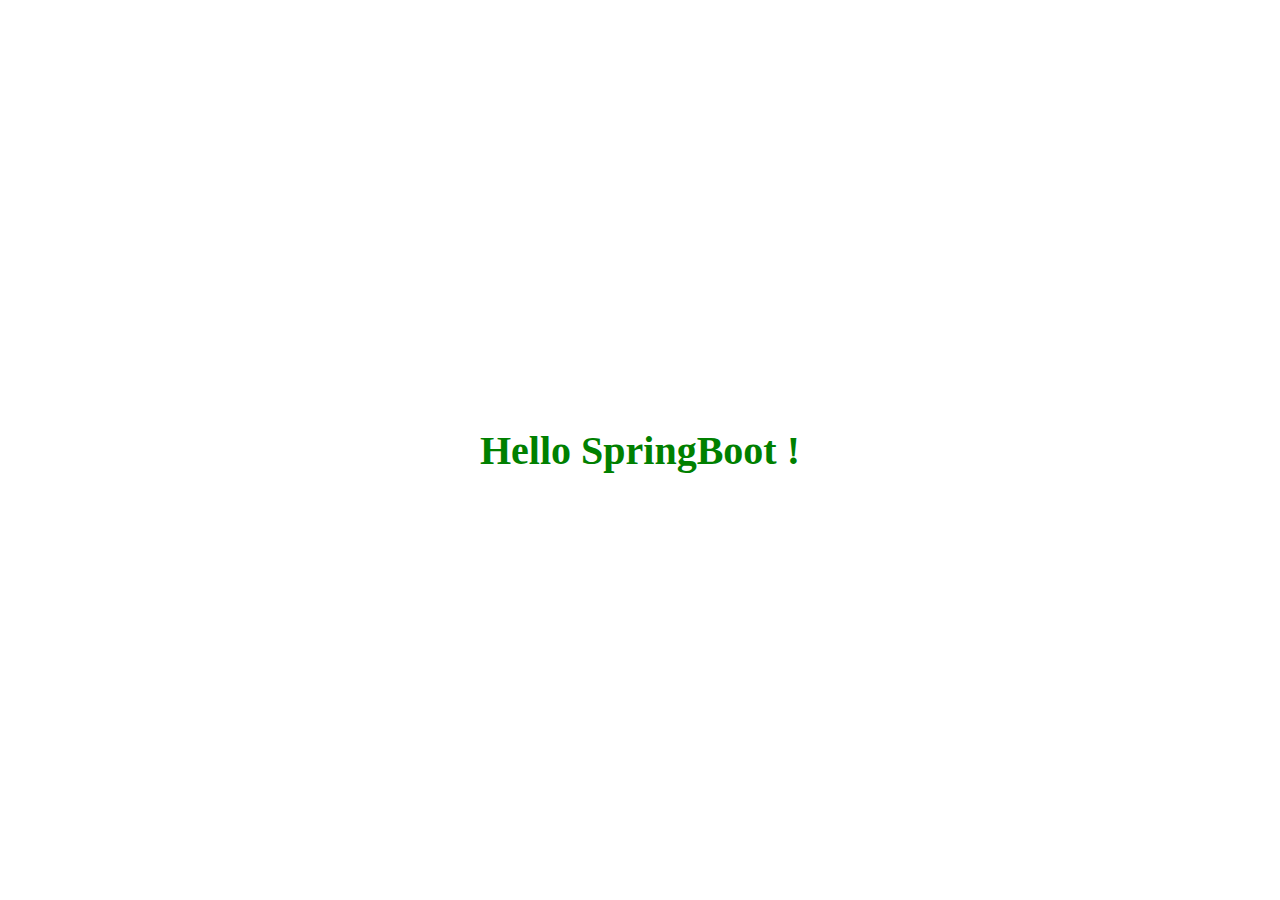
<file: src/main/resources/templates/index.html>
<html style="height: 100%">
<head>
    <title>Getting Started: Serving Web Content</title>
    <meta http-equiv="Content-Type" content="text/html; charset=UTF-8" />
</head>
<body style="height: 100%;display: flex;justify-content: center;align-items: center;margin: 0">
<h1 style="font-size: 40px; color: green">Hello SpringBoot !</h1>
</body>
</html>
</file>
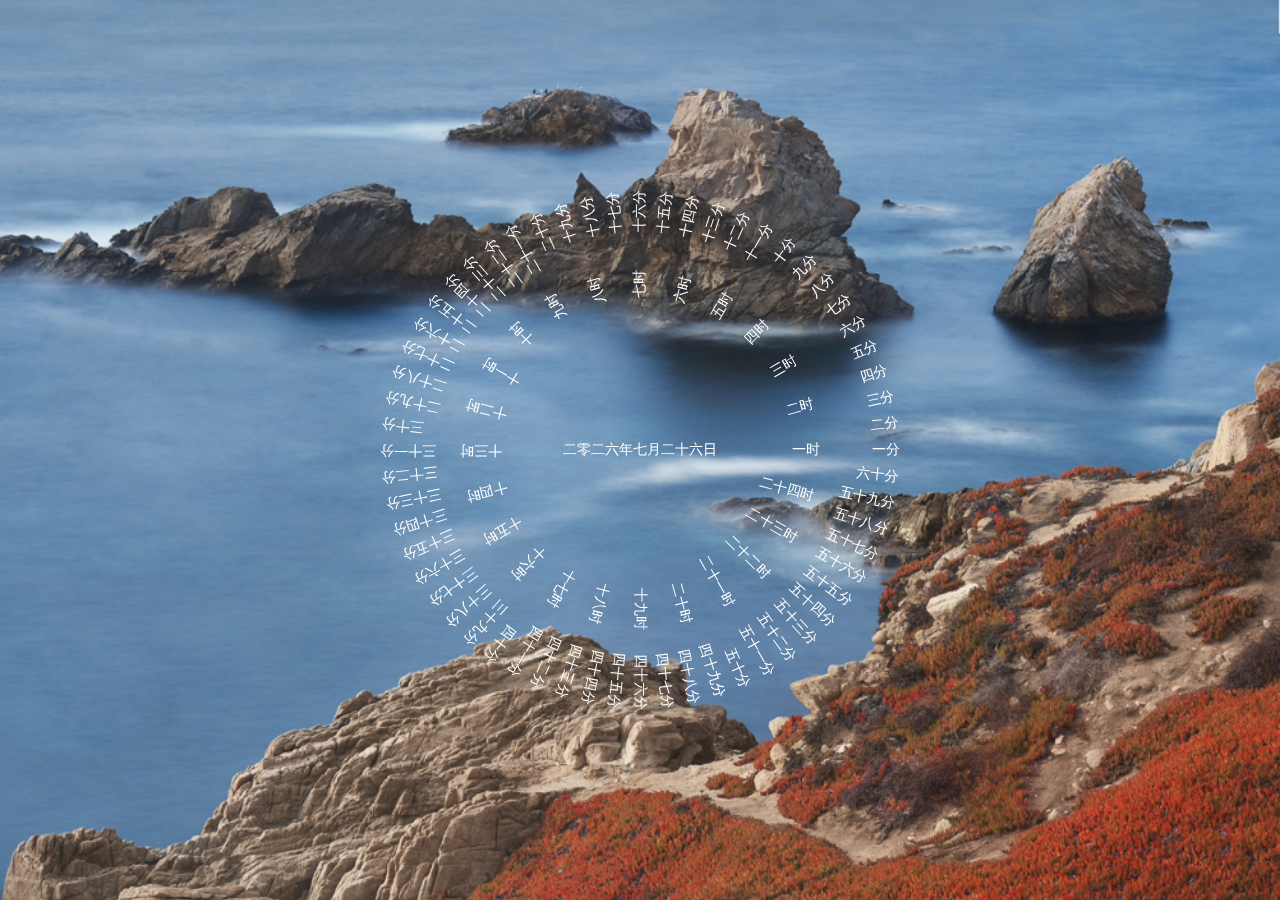
<file: demo-boot-core/src/main/resources/templates/time.html>
<!DOCTYPE html>
<html lang="en">
<head>
    <meta charset="UTF-8">
    <title>Time</title>
    <link rel="stylesheet" href="../static/css/clock.css">
</head>
<body>
    <ul class="clock" id="helang-clock">
        <hr>
    </ul>
<script type="text/javascript" src="../static/js/jquery.js"></script>
<script type="text/javascript" src="../static/js/clock.js"></script>
<script type="text/javascript">
    $("#helang-clock").clock();
</script>
</body>
</html>
</file>
<file: demo-boot-core/src/main/resources/static/css/clock.css>
body{

    font-size: 14px;
    font-family: 'Microsoft YaHei', 'Times New Roman', Times, serif;
    background: url(../images/img.jpg) no-repeat;
    padding: 0;
    margin: 0;
    background-size: cover;
    -webkit-background-size: cover;
    -moz-background-size: cover;
}

/*表盘*/
.clock{

    color: #ffffff;
    list-style: none;
    margin: auto;
    padding: 0;
    width: 700px;
    height: 700px;
    position: fixed;
    top: 0;
    right: 0;
    bottom: 0;
    left: 0;
    line-height: 20px;

    user-select: none;

}

.clock .date{

    position: absolute;
    z-index: 1;
    width: 100%;
    height: 20px;
    text-align: center;
    top: 340px;
    left: 0;
}
.clock .hour{

    position: absolute;
    z-index: 3;
    width: 360px;
    height: 20px;
    top: 340px;
    left: 170px;
    transition: transform 0.3s ease-in-out 0s;
    transform:rotate(0deg);
}
.clock .hour>div{

    position: absolute;
    width: 100%;
    right: 0;
    top: 0;
    transition: transform 1s ease-in-out 0s;
    transform:rotate(0deg);
}
.clock .hour>div>div{

    float: right;
    width: 60px;
    text-align: right;
}
.clock .minute{

    position: absolute;
    z-index: 4;
    width: 520px;
    height: 20px;
    top: 340px;
    left: 90px;
}
.clock .sec{

    position: absolute;
    z-index: 5;
    width: 680px;
    height: 20px;
    top: 340px;
    left: 10px;
}

/*指针*/
.clock>hr{

    height: 0;
    width: 0%;
    position: absolute;
    z-index: 1;
    border: #ffffff solid 0;
    border-bottom-width: 1px;
    margin: 10px 0 0 0;
    left: 50%;
    top: 50%;
    transition: width 0.3s ease-in-out 0s;
    overflow: visible;
}

/*圆心*/
.clock>hr.active:before{

    content: '';
    display: block;
    width: 5px;
    height: 5px;
    border-radius: 50%;
    background-color: #ffffff;
    top: -2px;
    left: 0;
    position: absolute;
}
</file>
